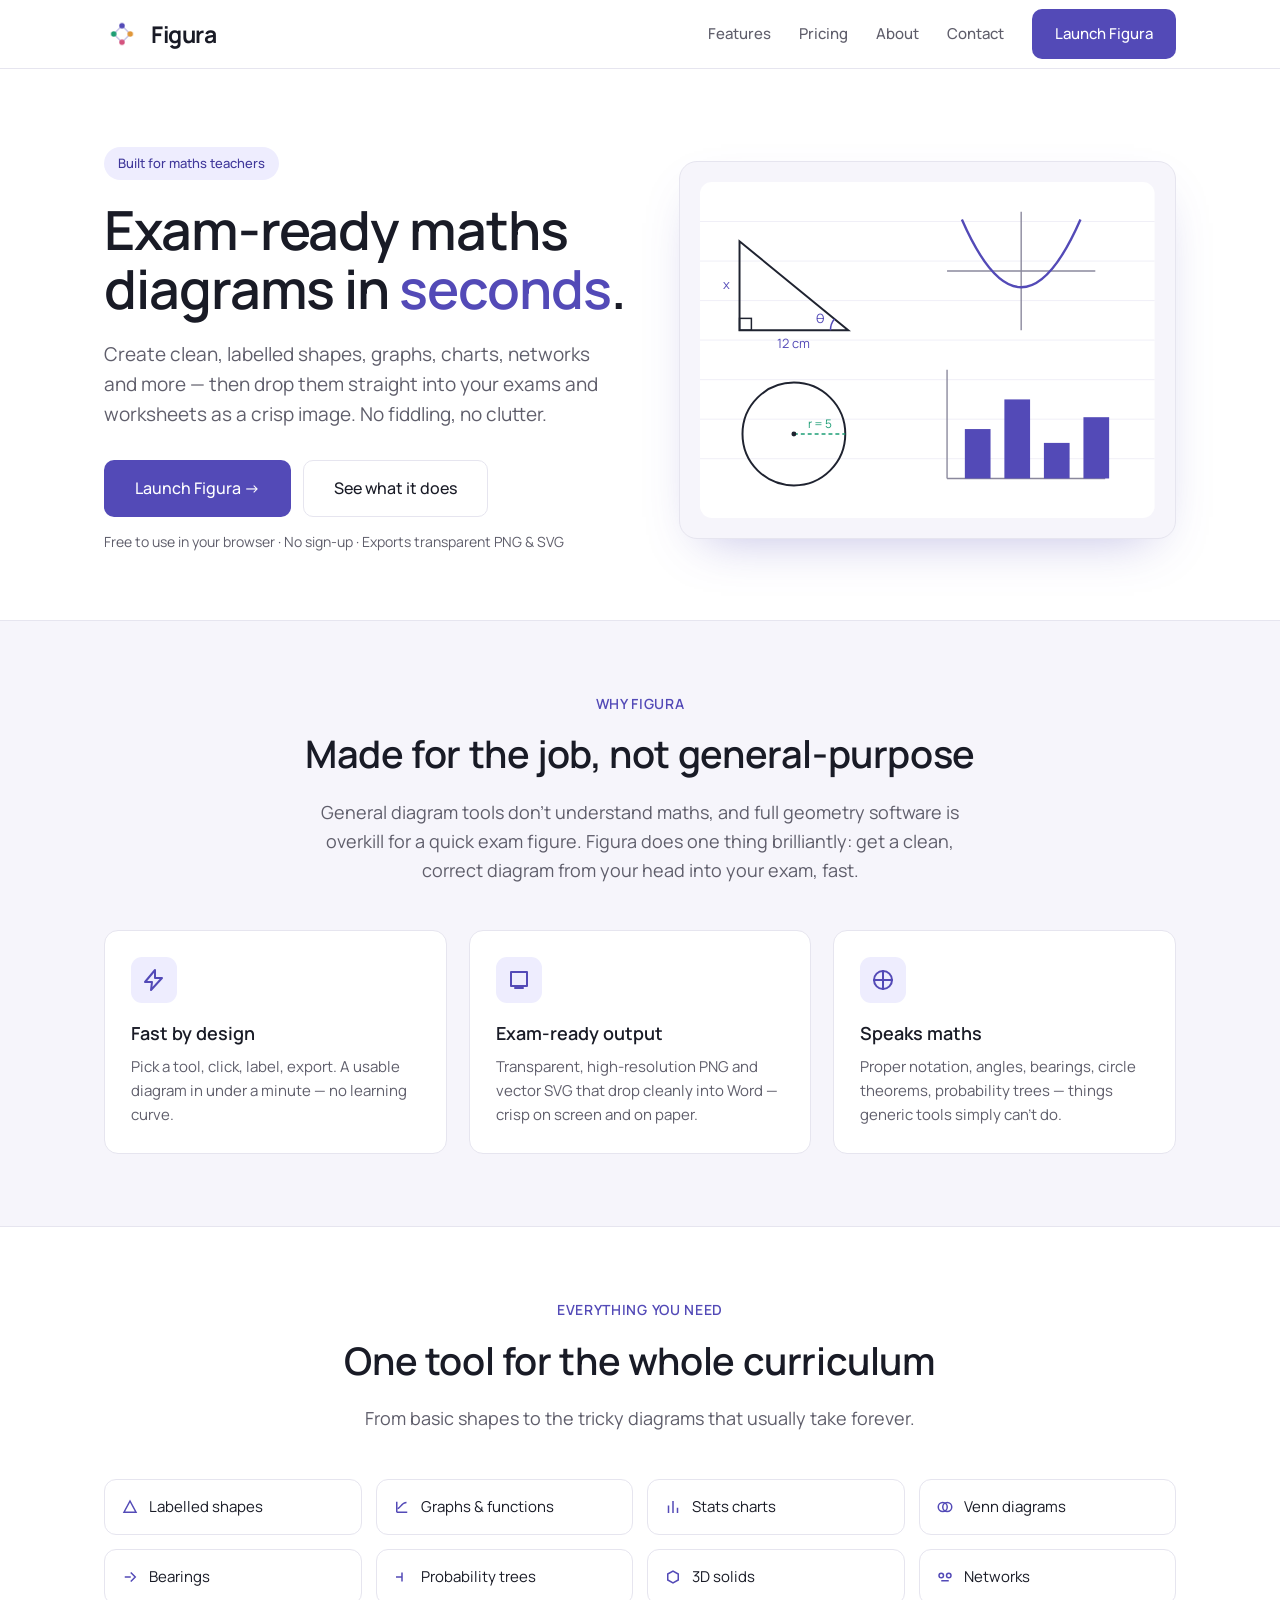
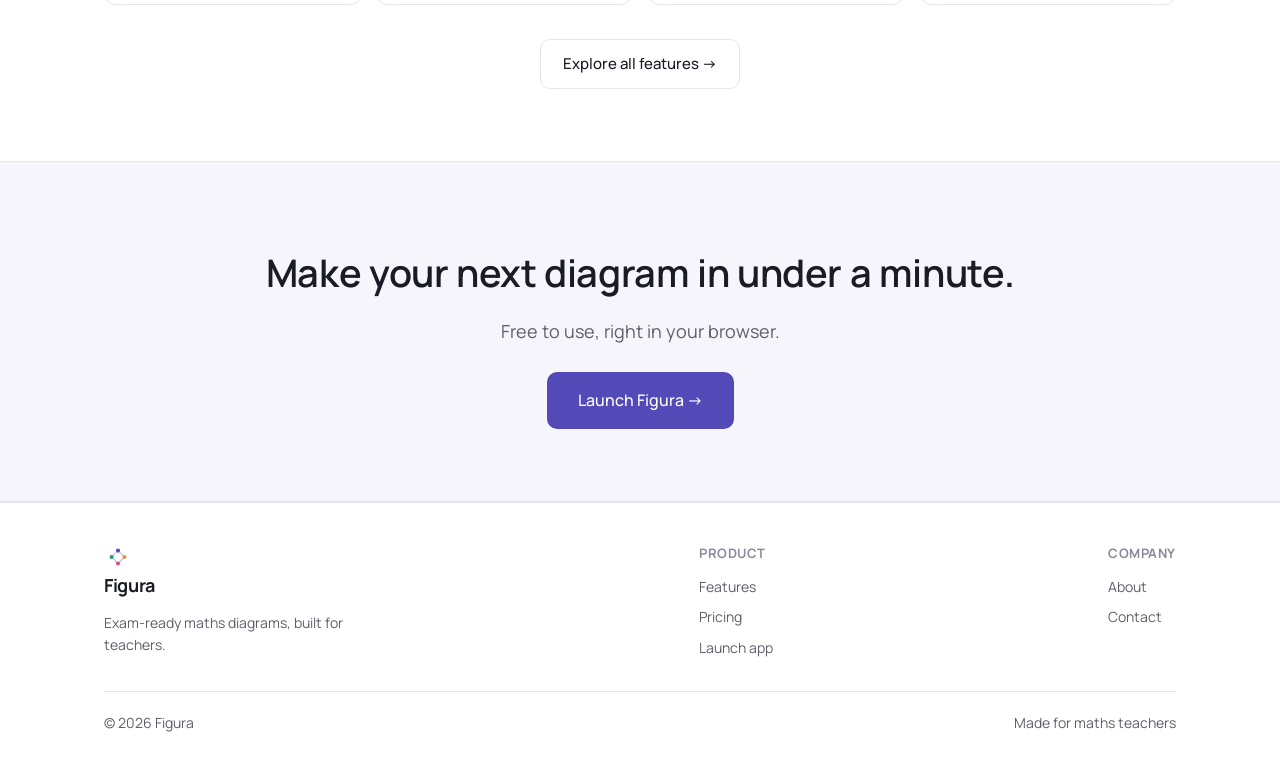
<file: index.html>
<!DOCTYPE html>
<html lang="en">
<head>
<meta charset="UTF-8" />
<meta name="viewport" content="width=device-width, initial-scale=1.0" />
<title>Figura — exam-ready maths diagrams in seconds</title>
<meta name="description" content="Figura is the diagram maker built for maths teachers. Create clean, labelled shapes, graphs, charts and more, and drop them straight into your exams and worksheets." />
<link rel="preconnect" href="https://fonts.googleapis.com"><link rel="preconnect" href="https://fonts.gstatic.com" crossorigin>
<link href="https://fonts.googleapis.com/css2?family=Manrope:wght@400;500;600;700&display=swap" rel="stylesheet">
<link rel="icon" href="favicon.svg" type="image/svg+xml">
<link rel="stylesheet" href="styles.css">
<style>
  .hero { padding: 78px 0 66px; }
  .hero-grid { display: grid; grid-template-columns: 1.05fr 1fr; gap: 54px; align-items: center; }
  @media (max-width: 900px) { .hero-grid { grid-template-columns: 1fr; gap: 38px; } }
  .pill { display: inline-block; background: var(--accent-soft); color: var(--accent-dark); font-size: 13px; font-weight: 500; padding: 6px 14px; border-radius: 999px; margin-bottom: 20px; }
  .hero p.sub { font-size: 19px; color: var(--muted); margin: 20px 0 30px; max-width: 520px; }
  .cta-row { display: flex; gap: 12px; flex-wrap: wrap; align-items: center; }
  .cta-note { font-size: 14px; color: var(--muted); margin-top: 14px; }
  .hero-card { background: var(--bg-soft); border: 1px solid var(--border); border-radius: 18px; padding: 20px; box-shadow: var(--shadow); }
  .feat-grid { display: grid; grid-template-columns: repeat(4, 1fr); gap: 14px; }
  @media (max-width: 860px) { .feat-grid { grid-template-columns: repeat(2, 1fr); } }
  .feat { background: #fff; border: 1px solid var(--border); border-radius: 12px; padding: 15px 16px; font-size: 15px; display: flex; align-items: center; gap: 10px; }
  .feat svg { flex: none; color: var(--accent); }
  .cta-band { text-align: center; } .cta-band p { color: var(--muted); font-size: 18px; margin-bottom: 26px; }
</style>
</head>
<body>

<header><div class="wrap"><nav>
  <a class="logo" href="index.html">
    <svg width="36" height="36" viewBox="0 0 48 48" aria-hidden="true"><g stroke="#cbc8ea" stroke-width="2.2" stroke-linecap="round"><line x1="13" y1="24" x2="24" y2="13"/><line x1="24" y1="13" x2="35" y2="24"/><line x1="35" y1="24" x2="24" y2="35"/><line x1="24" y1="35" x2="13" y2="24"/></g><circle cx="13" cy="24" r="3.7" fill="#1d9e75"/><circle cx="24" cy="13" r="3.7" fill="#534ab7"/><circle cx="35" cy="24" r="3.7" fill="#e0973a"/><circle cx="24" cy="35" r="3.7" fill="#d4537e"/></svg>
    <span class="brand">Figura</span>
  </a>
  <div class="links">
    <a class="nl" href="features.html">Features</a>
    <a class="nl" href="pricing.html">Pricing</a>
    <a class="nl" href="about.html">About</a>
    <a class="nl" href="contact.html">Contact</a>
    <a class="btn btn-primary" href="app.html" target="_blank" rel="noopener">Launch Figura</a>
  </div>
</nav></div></header>

<section class="hero"><div class="wrap hero-grid">
  <div>
    <span class="pill">Built for maths teachers</span>
    <h1>Exam-ready maths diagrams in <span class="hl">seconds</span>.</h1>
    <p class="sub">Create clean, labelled shapes, graphs, charts, networks and more — then drop them straight into your exams and worksheets as a crisp image. No fiddling, no clutter.</p>
    <div class="cta-row">
      <a class="btn btn-primary btn-lg" href="app.html" target="_blank" rel="noopener">Launch Figura →</a>
      <a class="btn btn-ghost btn-lg" href="features.html">See what it does</a>
    </div>
    <p class="cta-note">Free to use in your browser · No sign-up · Exports transparent PNG &amp; SVG</p>
  </div>
  <div class="hero-card">
    <svg width="100%" viewBox="0 0 460 340" xmlns="http://www.w3.org/2000/svg" aria-label="Example maths diagrams made in Figura">
      <rect width="460" height="340" rx="12" fill="#fff"/>
      <g stroke="#f0eff7" stroke-width="1"><path d="M0 40H460M0 80H460M0 120H460M0 160H460M0 200H460M0 240H460M0 280H460"/></g>
      <polygon points="40,150 40,60 150,150" fill="none" stroke="#1f2330" stroke-width="2"/>
      <rect x="40" y="138" width="12" height="12" fill="none" stroke="#1f2330" stroke-width="1.5"/>
      <text x="30" y="108" font-size="13" fill="#534ab7" text-anchor="end" font-family="Manrope,sans-serif">x</text>
      <text x="95" y="168" font-size="13" fill="#534ab7" text-anchor="middle" font-family="Manrope,sans-serif">12 cm</text>
      <path d="M132 150 A18 18 0 0 1 136 138.6" fill="none" stroke="#534ab7" stroke-width="1.5"/>
      <text x="121" y="143" font-size="13" fill="#534ab7" text-anchor="middle" font-family="Manrope,sans-serif">θ</text>
      <g transform="translate(250,30)"><line x1="0" y1="60" x2="150" y2="60" stroke="#8a889c" stroke-width="1.4"/><line x1="75" y1="0" x2="75" y2="120" stroke="#8a889c" stroke-width="1.4"/><path d="M15 8 Q75 145 135 8" fill="none" stroke="#534ab7" stroke-width="2.4"/></g>
      <g transform="translate(95,255)"><circle cx="0" cy="0" r="52" fill="none" stroke="#1f2330" stroke-width="2"/><line x1="0" y1="0" x2="52" y2="0" stroke="#1d9e75" stroke-width="1.6" stroke-dasharray="4 3"/><circle cx="0" cy="0" r="2.5" fill="#1f2330"/><text x="26" y="-6" font-size="12" fill="#1d9e75" text-anchor="middle" font-family="Manrope,sans-serif">r = 5</text></g>
      <g transform="translate(250,190)"><line x1="0" y1="0" x2="0" y2="110" stroke="#8a889c" stroke-width="1.4"/><line x1="0" y1="110" x2="160" y2="110" stroke="#8a889c" stroke-width="1.4"/><rect x="18" y="60" width="26" height="50" fill="#534ab7"/><rect x="58" y="30" width="26" height="80" fill="#534ab7"/><rect x="98" y="74" width="26" height="36" fill="#534ab7"/><rect x="138" y="48" width="26" height="62" fill="#534ab7"/></g>
    </svg>
  </div>
</div></section>

<section class="section-soft"><div class="wrap">
  <p class="eyebrow">Why Figura</p>
  <h2>Made for the job, not general-purpose</h2>
  <p class="lead">General diagram tools don't understand maths, and full geometry software is overkill for a quick exam figure. Figura does one thing brilliantly: get a clean, correct diagram from your head into your exam, fast.</p>
  <div class="cards">
    <div class="card"><div class="ic"><svg width="24" height="24" viewBox="0 0 24 24" fill="none" stroke="#534ab7" stroke-width="2" stroke-linecap="round" stroke-linejoin="round"><path d="M13 2 3 14h7l-1 8 11-12h-7z"/></svg></div><h3>Fast by design</h3><p>Pick a tool, click, label, export. A usable diagram in under a minute — no learning curve.</p></div>
    <div class="card"><div class="ic"><svg width="24" height="24" viewBox="0 0 24 24" fill="none" stroke="#534ab7" stroke-width="2" stroke-linecap="round" stroke-linejoin="round"><path d="M4 4h16v14H4z"/><path d="M8 20h8"/></svg></div><h3>Exam-ready output</h3><p>Transparent, high-resolution PNG and vector SVG that drop cleanly into Word — crisp on screen and on paper.</p></div>
    <div class="card"><div class="ic"><svg width="24" height="24" viewBox="0 0 24 24" fill="none" stroke="#534ab7" stroke-width="2" stroke-linecap="round" stroke-linejoin="round"><circle cx="12" cy="12" r="9"/><path d="M12 3v18M3 12h18"/></svg></div><h3>Speaks maths</h3><p>Proper notation, angles, bearings, circle theorems, probability trees — things generic tools simply can't do.</p></div>
  </div>
</div></section>

<section><div class="wrap">
  <p class="eyebrow">Everything you need</p>
  <h2>One tool for the whole curriculum</h2>
  <p class="lead">From basic shapes to the tricky diagrams that usually take forever.</p>
  <div class="feat-grid">
    <div class="feat"><svg width="18" height="18" viewBox="0 0 24 24" fill="none" stroke="currentColor" stroke-width="2"><path d="M12 4 20 19 4 19Z"/></svg>Labelled shapes</div>
    <div class="feat"><svg width="18" height="18" viewBox="0 0 24 24" fill="none" stroke="currentColor" stroke-width="2"><path d="M5 19V5M5 19h14"/><path d="M6 14C10 14 11 6 18 6"/></svg>Graphs &amp; functions</div>
    <div class="feat"><svg width="18" height="18" viewBox="0 0 24 24" fill="none" stroke="currentColor" stroke-width="2"><path d="M6 20V10M12 20V4M18 20v-7"/></svg>Stats charts</div>
    <div class="feat"><svg width="18" height="18" viewBox="0 0 24 24" fill="none" stroke="currentColor" stroke-width="2"><circle cx="9" cy="12" r="6"/><circle cx="15" cy="12" r="6"/></svg>Venn diagrams</div>
    <div class="feat"><svg width="18" height="18" viewBox="0 0 24 24" fill="none" stroke="currentColor" stroke-width="2"><path d="M5 12h8M13 6l6 6-6 6"/></svg>Bearings</div>
    <div class="feat"><svg width="18" height="18" viewBox="0 0 24 24" fill="none" stroke="currentColor" stroke-width="2"><path d="M4 12h8M12 6v12"/></svg>Probability trees</div>
    <div class="feat"><svg width="18" height="18" viewBox="0 0 24 24" fill="none" stroke="currentColor" stroke-width="2"><path d="M5 8 12 4 19 8 19 16 12 20 5 16Z"/></svg>3D solids</div>
    <div class="feat"><svg width="18" height="18" viewBox="0 0 24 24" fill="none" stroke="currentColor" stroke-width="2"><circle cx="7" cy="10" r="3"/><circle cx="17" cy="10" r="3"/><path d="M7 17h10"/></svg>Networks</div>
  </div>
  <div style="text-align:center;margin-top:34px"><a class="btn btn-ghost" href="features.html">Explore all features →</a></div>
</div></section>

<section class="section-soft cta-band"><div class="wrap">
  <h2>Make your next diagram in under a minute.</h2>
  <p>Free to use, right in your browser.</p>
  <a class="btn btn-primary btn-lg" href="app.html" target="_blank" rel="noopener">Launch Figura →</a>
</div></section>

<footer><div class="wrap">
  <div class="cols">
    <div class="fcol" style="max-width:260px"><a class="logo" href="index.html"><svg width="28" height="28" viewBox="0 0 48 48" aria-hidden="true"><g stroke="#cbc8ea" stroke-width="2.4" stroke-linecap="round"><line x1="13" y1="24" x2="24" y2="13"/><line x1="24" y1="13" x2="35" y2="24"/><line x1="35" y1="24" x2="24" y2="35"/><line x1="24" y1="35" x2="13" y2="24"/></g><circle cx="13" cy="24" r="3.5" fill="#1d9e75"/><circle cx="24" cy="13" r="3.5" fill="#534ab7"/><circle cx="35" cy="24" r="3.5" fill="#e0973a"/><circle cx="24" cy="35" r="3.5" fill="#d4537e"/></svg><span class="brand" style="font-size:18px">Figura</span></a><p style="margin-top:12px;font-size:14px">Exam-ready maths diagrams, built for teachers.</p></div>
    <div class="fcol"><h4>Product</h4><a href="features.html">Features</a><a href="pricing.html">Pricing</a><a href="app.html" target="_blank" rel="noopener">Launch app</a></div>
    <div class="fcol"><h4>Company</h4><a href="about.html">About</a><a href="contact.html">Contact</a></div>
  </div>
  <div class="base"><span>© <span class="yr"></span> Figura</span><span>Made for maths teachers</span></div>
</div><script>document.querySelectorAll(".yr").forEach(e=>e.textContent=new Date().getFullYear());</script></footer>
</body>
</html>
</file>
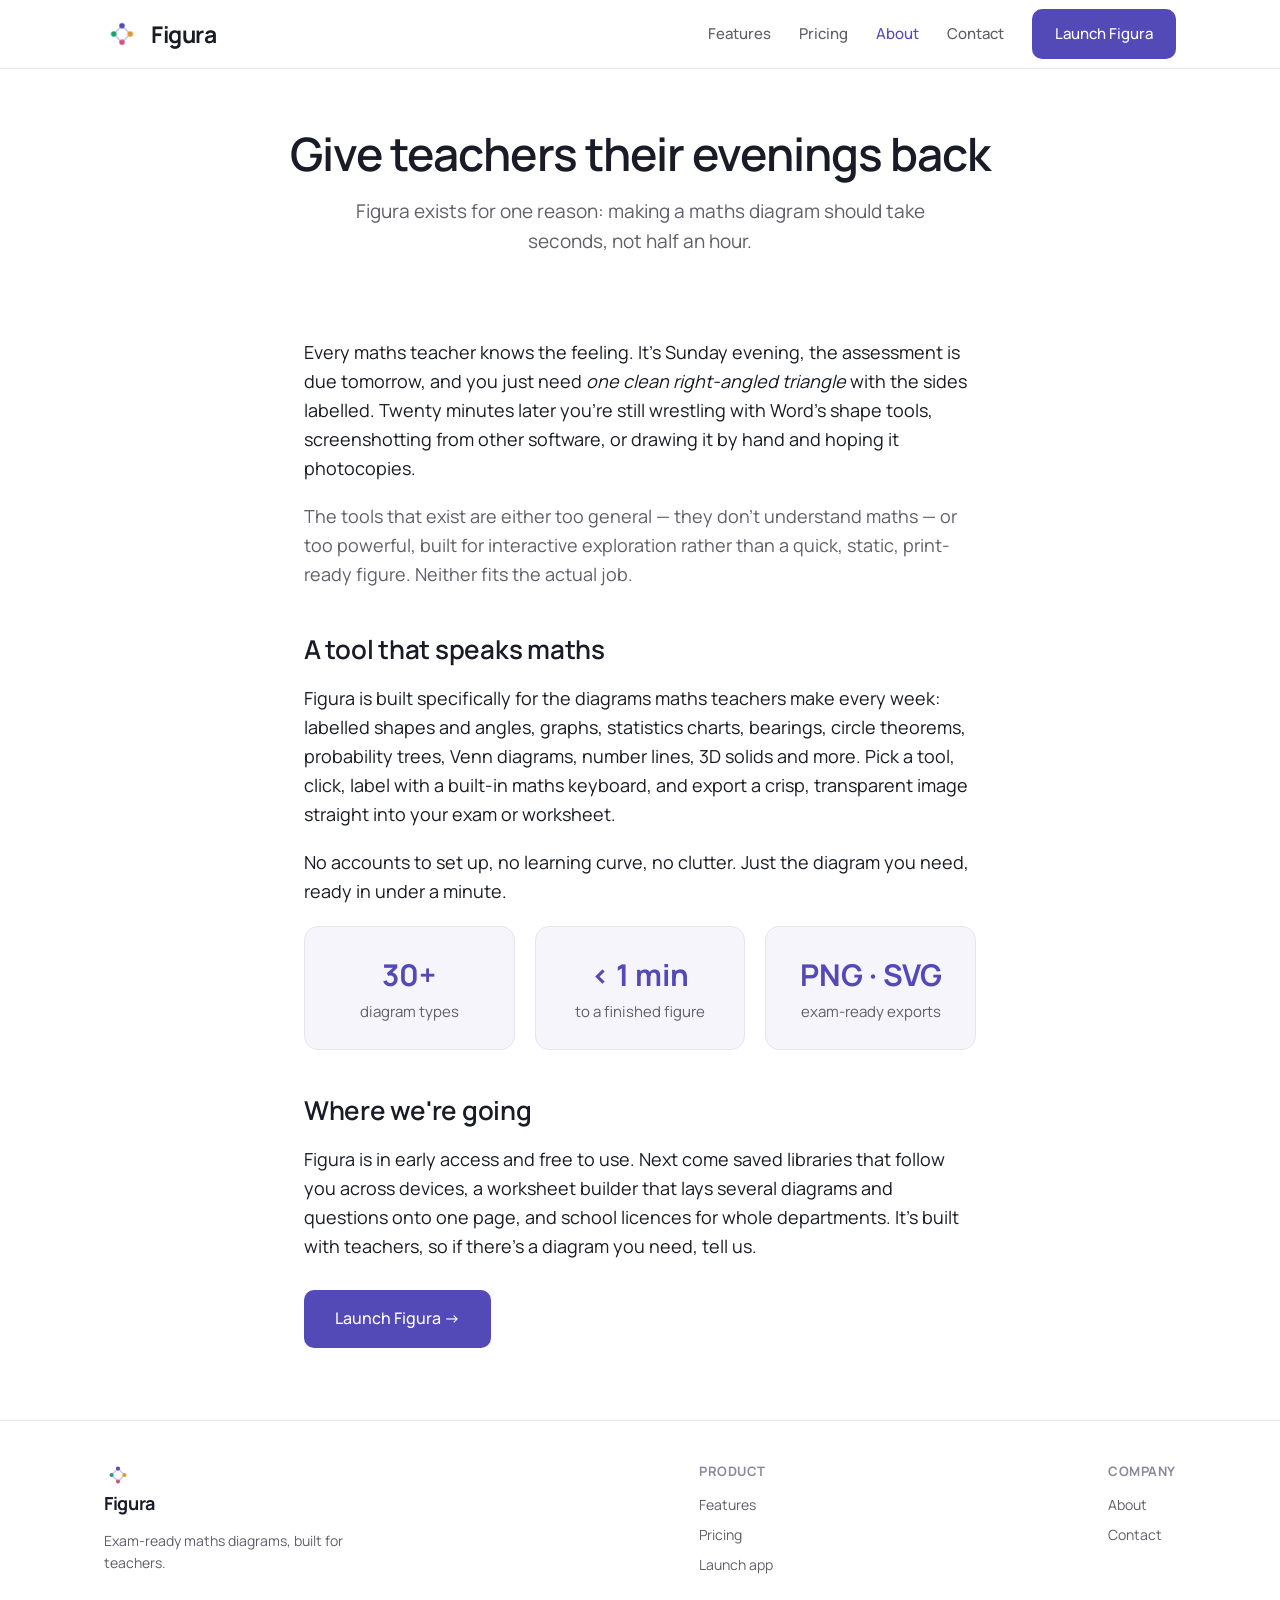
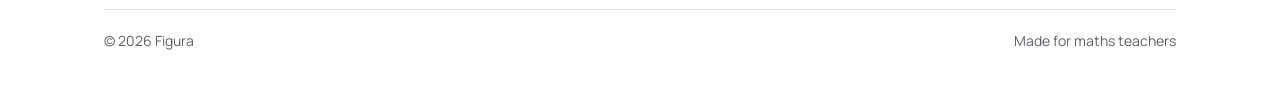
<file: about.html>
<!DOCTYPE html>
<html lang="en">
<head>
<meta charset="UTF-8" /><meta name="viewport" content="width=device-width, initial-scale=1.0" />
<title>About — Figura</title>
<meta name="description" content="Figura is built to give maths teachers back their evenings — clean, exam-ready diagrams without the fight." />
<link rel="preconnect" href="https://fonts.googleapis.com"><link rel="preconnect" href="https://fonts.gstatic.com" crossorigin>
<link href="https://fonts.googleapis.com/css2?family=Manrope:wght@400;500;600;700&display=swap" rel="stylesheet">
<link rel="icon" href="favicon.svg" type="image/svg+xml">
<link rel="stylesheet" href="styles.css">
<style>
  .prose { max-width: 720px; margin: 0 auto; }
  .prose p { font-size: 18px; color: var(--ink); margin-bottom: 20px; }
  .prose p.muted { color: var(--muted); }
  .prose h2 { text-align: left; font-size: 26px; margin: 40px 0 14px; }
  .stats { display: grid; grid-template-columns: repeat(3, 1fr); gap: 20px; margin: 10px 0; }
  @media (max-width:700px){ .stats { grid-template-columns: 1fr; } }
  .stat { background: var(--bg-soft); border: 1px solid var(--border); border-radius: 14px; padding: 24px; text-align: center; }
  .stat b { display: block; font-size: 30px; font-weight: 700; color: var(--accent); }
  .stat span { color: var(--muted); font-size: 15px; }
</style>
</head>
<body>
<header><div class="wrap"><nav>
  <a class="logo" href="index.html"><svg width="36" height="36" viewBox="0 0 48 48" aria-hidden="true"><g stroke="#cbc8ea" stroke-width="2.2" stroke-linecap="round"><line x1="13" y1="24" x2="24" y2="13"/><line x1="24" y1="13" x2="35" y2="24"/><line x1="35" y1="24" x2="24" y2="35"/><line x1="24" y1="35" x2="13" y2="24"/></g><circle cx="13" cy="24" r="3.7" fill="#1d9e75"/><circle cx="24" cy="13" r="3.7" fill="#534ab7"/><circle cx="35" cy="24" r="3.7" fill="#e0973a"/><circle cx="24" cy="35" r="3.7" fill="#d4537e"/></svg><span class="brand">Figura</span></a>
  <div class="links">
    <a class="nl" href="features.html">Features</a>
    <a class="nl" href="pricing.html">Pricing</a>
    <a class="nl active" href="about.html">About</a>
    <a class="nl" href="contact.html">Contact</a>
    <a class="btn btn-primary" href="app.html" target="_blank" rel="noopener">Launch Figura</a>
  </div>
</nav></div></header>

<div class="page-head"><div class="wrap narrow"><h1>Give teachers their evenings back</h1><p>Figura exists for one reason: making a maths diagram should take seconds, not half an hour.</p></div></div>

<section><div class="wrap prose">
  <p>Every maths teacher knows the feeling. It's Sunday evening, the assessment is due tomorrow, and you just need <em>one clean right-angled triangle</em> with the sides labelled. Twenty minutes later you're still wrestling with Word's shape tools, screenshotting from other software, or drawing it by hand and hoping it photocopies.</p>
  <p class="muted">The tools that exist are either too general — they don't understand maths — or too powerful, built for interactive exploration rather than a quick, static, print-ready figure. Neither fits the actual job.</p>
  <h2>A tool that speaks maths</h2>
  <p>Figura is built specifically for the diagrams maths teachers make every week: labelled shapes and angles, graphs, statistics charts, bearings, circle theorems, probability trees, Venn diagrams, number lines, 3D solids and more. Pick a tool, click, label with a built-in maths keyboard, and export a crisp, transparent image straight into your exam or worksheet.</p>
  <p>No accounts to set up, no learning curve, no clutter. Just the diagram you need, ready in under a minute.</p>
  <div class="stats">
    <div class="stat"><b>30+</b><span>diagram types</span></div>
    <div class="stat"><b>&lt; 1 min</b><span>to a finished figure</span></div>
    <div class="stat"><b>PNG · SVG</b><span>exam-ready exports</span></div>
  </div>
  <h2>Where we're going</h2>
  <p>Figura is in early access and free to use. Next come saved libraries that follow you across devices, a worksheet builder that lays several diagrams and questions onto one page, and school licences for whole departments. It's built with teachers, so if there's a diagram you need, tell us.</p>
  <div style="margin-top:30px"><a class="btn btn-primary btn-lg" href="app.html" target="_blank" rel="noopener">Launch Figura →</a></div>
</div></section>

<footer><div class="wrap">
  <div class="cols">
    <div class="fcol" style="max-width:260px"><a class="logo" href="index.html"><svg width="28" height="28" viewBox="0 0 48 48" aria-hidden="true"><g stroke="#cbc8ea" stroke-width="2.4" stroke-linecap="round"><line x1="13" y1="24" x2="24" y2="13"/><line x1="24" y1="13" x2="35" y2="24"/><line x1="35" y1="24" x2="24" y2="35"/><line x1="24" y1="35" x2="13" y2="24"/></g><circle cx="13" cy="24" r="3.5" fill="#1d9e75"/><circle cx="24" cy="13" r="3.5" fill="#534ab7"/><circle cx="35" cy="24" r="3.5" fill="#e0973a"/><circle cx="24" cy="35" r="3.5" fill="#d4537e"/></svg><span class="brand" style="font-size:18px">Figura</span></a><p style="margin-top:12px;font-size:14px">Exam-ready maths diagrams, built for teachers.</p></div>
    <div class="fcol"><h4>Product</h4><a href="features.html">Features</a><a href="pricing.html">Pricing</a><a href="app.html" target="_blank" rel="noopener">Launch app</a></div>
    <div class="fcol"><h4>Company</h4><a href="about.html">About</a><a href="contact.html">Contact</a></div>
  </div>
  <div class="base"><span>© <span class="yr"></span> Figura</span><span>Made for maths teachers</span></div>
</div><script>document.querySelectorAll(".yr").forEach(e=>e.textContent=new Date().getFullYear());</script></footer>
</body>
</html>
</file>
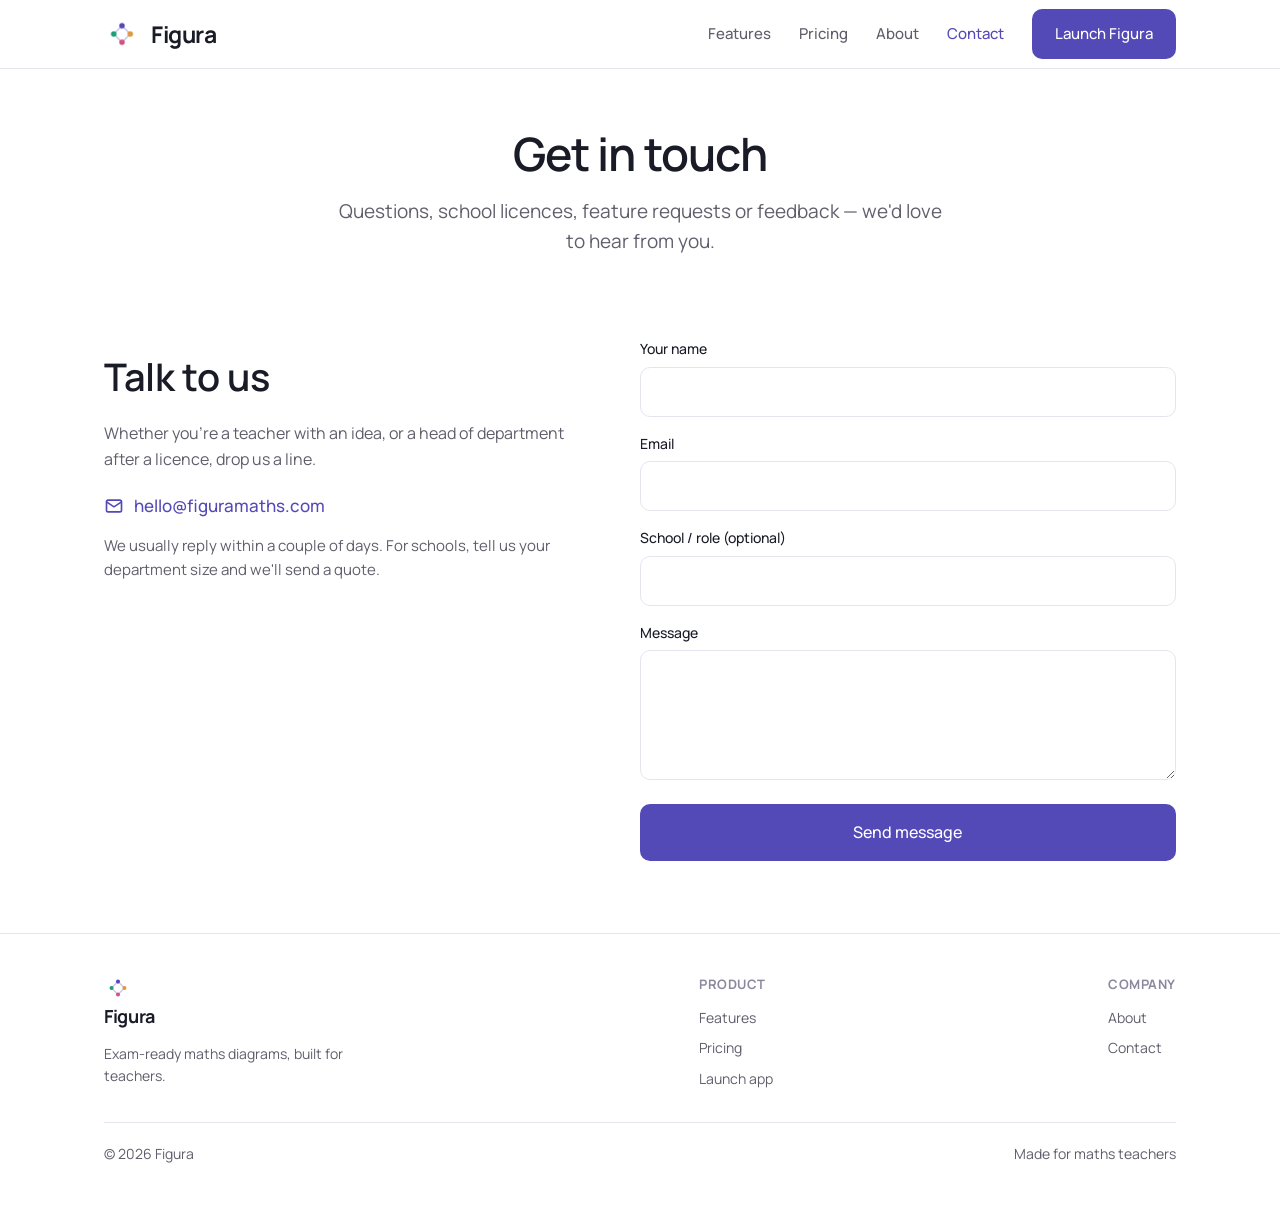
<file: contact.html>
<!DOCTYPE html>
<html lang="en">
<head>
<meta charset="UTF-8" /><meta name="viewport" content="width=device-width, initial-scale=1.0" />
<title>Contact — Figura</title>
<meta name="description" content="Get in touch with Figura — questions, school licences, feature requests and feedback." />
<link rel="preconnect" href="https://fonts.googleapis.com"><link rel="preconnect" href="https://fonts.gstatic.com" crossorigin>
<link href="https://fonts.googleapis.com/css2?family=Manrope:wght@400;500;600;700&display=swap" rel="stylesheet">
<link rel="icon" href="favicon.svg" type="image/svg+xml">
<link rel="stylesheet" href="styles.css">
<style>
  .contact-grid { display: grid; grid-template-columns: 1fr 1.1fr; gap: 48px; align-items: start; }
  @media (max-width: 820px){ .contact-grid { grid-template-columns: 1fr; gap: 30px; } }
  .contact-grid h2 { text-align: left; }
  .reach { margin-top: 8px; }
  .reach a { display: inline-flex; align-items: center; gap: 10px; font-size: 17px; font-weight: 500; color: var(--accent); margin-bottom: 14px; }
  .field { margin-bottom: 16px; }
  .field label { display: block; font-size: 14px; font-weight: 500; margin-bottom: 6px; }
  .field input, .field textarea { width: 100%; padding: 12px 14px; border: 1px solid var(--border); border-radius: 10px; font: inherit; font-size: 15px; }
  .field input:focus, .field textarea:focus { outline: none; border-color: var(--accent); box-shadow: 0 0 0 3px var(--accent-soft); }
  .field textarea { min-height: 130px; resize: vertical; }
</style>
</head>
<body>
<header><div class="wrap"><nav>
  <a class="logo" href="index.html"><svg width="36" height="36" viewBox="0 0 48 48" aria-hidden="true"><g stroke="#cbc8ea" stroke-width="2.2" stroke-linecap="round"><line x1="13" y1="24" x2="24" y2="13"/><line x1="24" y1="13" x2="35" y2="24"/><line x1="35" y1="24" x2="24" y2="35"/><line x1="24" y1="35" x2="13" y2="24"/></g><circle cx="13" cy="24" r="3.7" fill="#1d9e75"/><circle cx="24" cy="13" r="3.7" fill="#534ab7"/><circle cx="35" cy="24" r="3.7" fill="#e0973a"/><circle cx="24" cy="35" r="3.7" fill="#d4537e"/></svg><span class="brand">Figura</span></a>
  <div class="links">
    <a class="nl" href="features.html">Features</a>
    <a class="nl" href="pricing.html">Pricing</a>
    <a class="nl" href="about.html">About</a>
    <a class="nl active" href="contact.html">Contact</a>
    <a class="btn btn-primary" href="app.html" target="_blank" rel="noopener">Launch Figura</a>
  </div>
</nav></div></header>

<div class="page-head"><div class="wrap narrow"><h1>Get in touch</h1><p>Questions, school licences, feature requests or feedback — we'd love to hear from you.</p></div></div>

<section><div class="wrap contact-grid">
  <div>
    <h2>Talk to us</h2>
    <p style="color:var(--muted);margin:10px 0 20px">Whether you're a teacher with an idea, or a head of department after a licence, drop us a line.</p>
    <div class="reach">
      <a href="mailto:hello@figuramaths.com"><svg width="20" height="20" viewBox="0 0 24 24" fill="none" stroke="currentColor" stroke-width="2"><rect x="3" y="5" width="18" height="14" rx="2"/><path d="m3 7 9 6 9-6"/></svg>hello@figuramaths.com</a>
    </div>
    <p style="color:var(--muted);font-size:15px">We usually reply within a couple of days. For schools, tell us your department size and we'll send a quote.</p>
  </div>
  <div>
    <form action="https://formsubmit.co/hello@figuramaths.com" method="POST">
      <input type="hidden" name="_subject" value="New Figura enquiry">
      <input type="hidden" name="_template" value="table">
      <input type="hidden" name="_captcha" value="true">
      <input type="hidden" name="_next" value="https://figuramaths.com/thanks.html">
      <input type="text" name="_honey" style="display:none">
      <div class="field"><label for="name">Your name</label><input id="name" name="name" type="text" required></div>
      <div class="field"><label for="email">Email</label><input id="email" name="email" type="email" required></div>
      <div class="field"><label for="school">School / role (optional)</label><input id="school" name="school" type="text"></div>
      <div class="field"><label for="msg">Message</label><textarea id="msg" name="message" required></textarea></div>
      <button class="btn btn-primary btn-lg" type="submit" style="width:100%;justify-content:center">Send message</button>
    </form>
  </div>
</div></section>

<footer><div class="wrap">
  <div class="cols">
    <div class="fcol" style="max-width:260px"><a class="logo" href="index.html"><svg width="28" height="28" viewBox="0 0 48 48" aria-hidden="true"><g stroke="#cbc8ea" stroke-width="2.4" stroke-linecap="round"><line x1="13" y1="24" x2="24" y2="13"/><line x1="24" y1="13" x2="35" y2="24"/><line x1="35" y1="24" x2="24" y2="35"/><line x1="24" y1="35" x2="13" y2="24"/></g><circle cx="13" cy="24" r="3.5" fill="#1d9e75"/><circle cx="24" cy="13" r="3.5" fill="#534ab7"/><circle cx="35" cy="24" r="3.5" fill="#e0973a"/><circle cx="24" cy="35" r="3.5" fill="#d4537e"/></svg><span class="brand" style="font-size:18px">Figura</span></a><p style="margin-top:12px;font-size:14px">Exam-ready maths diagrams, built for teachers.</p></div>
    <div class="fcol"><h4>Product</h4><a href="features.html">Features</a><a href="pricing.html">Pricing</a><a href="app.html" target="_blank" rel="noopener">Launch app</a></div>
    <div class="fcol"><h4>Company</h4><a href="about.html">About</a><a href="contact.html">Contact</a></div>
  </div>
  <div class="base"><span>© <span class="yr"></span> Figura</span><span>Made for maths teachers</span></div>
</div><script>document.querySelectorAll(".yr").forEach(e=>e.textContent=new Date().getFullYear());</script></footer>
</body>
</html>
</file>
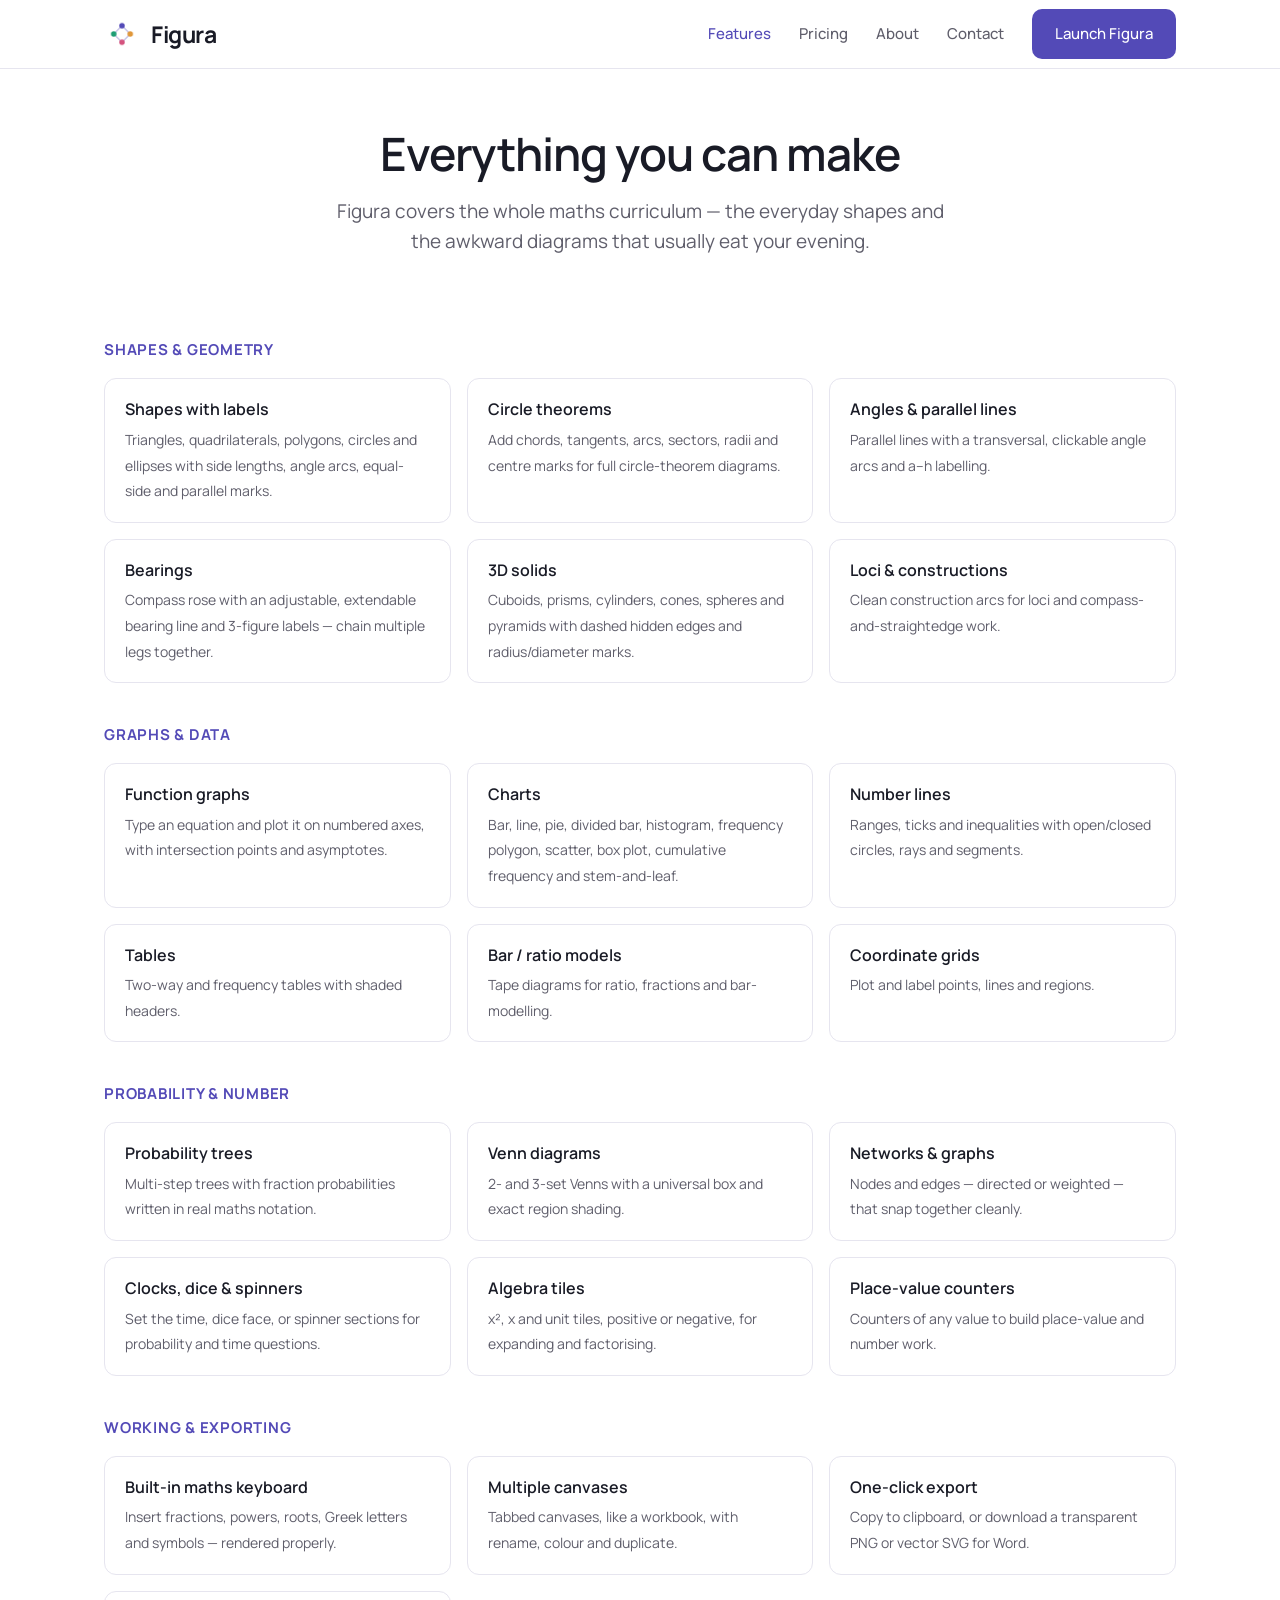
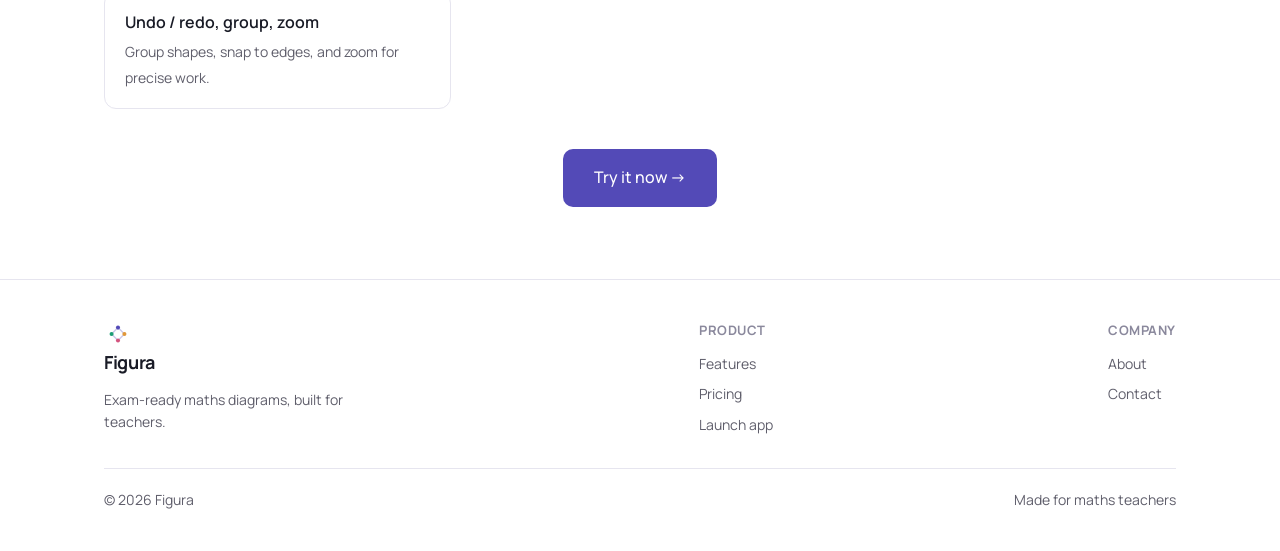
<file: features.html>
<!DOCTYPE html>
<html lang="en">
<head>
<meta charset="UTF-8" /><meta name="viewport" content="width=device-width, initial-scale=1.0" />
<title>Features — Figura</title>
<meta name="description" content="Every diagram type Figura can create: shapes, graphs, charts, networks, probability trees, Venn diagrams, 3D solids, bearings, and more." />
<link rel="preconnect" href="https://fonts.googleapis.com"><link rel="preconnect" href="https://fonts.gstatic.com" crossorigin>
<link href="https://fonts.googleapis.com/css2?family=Manrope:wght@400;500;600;700&display=swap" rel="stylesheet">
<link rel="icon" href="favicon.svg" type="image/svg+xml">
<link rel="stylesheet" href="styles.css">
<style>
  .grp { margin-bottom: 40px; }
  .grp h3 { font-size: 15px; text-transform: uppercase; letter-spacing: .05em; color: var(--accent); margin-bottom: 16px; }
  .grid { display: grid; grid-template-columns: repeat(3, 1fr); gap: 16px; }
  @media (max-width: 820px){ .grid { grid-template-columns: 1fr; } }
  .item { background: #fff; border: 1px solid var(--border); border-radius: 12px; padding: 18px 20px; }
  .item b { display: block; font-weight: 600; margin-bottom: 4px; }
  .item span { color: var(--muted); font-size: 14px; }
</style>
</head>
<body>
<header><div class="wrap"><nav>
  <a class="logo" href="index.html"><svg width="36" height="36" viewBox="0 0 48 48" aria-hidden="true"><g stroke="#cbc8ea" stroke-width="2.2" stroke-linecap="round"><line x1="13" y1="24" x2="24" y2="13"/><line x1="24" y1="13" x2="35" y2="24"/><line x1="35" y1="24" x2="24" y2="35"/><line x1="24" y1="35" x2="13" y2="24"/></g><circle cx="13" cy="24" r="3.7" fill="#1d9e75"/><circle cx="24" cy="13" r="3.7" fill="#534ab7"/><circle cx="35" cy="24" r="3.7" fill="#e0973a"/><circle cx="24" cy="35" r="3.7" fill="#d4537e"/></svg><span class="brand">Figura</span></a>
  <div class="links">
    <a class="nl active" href="features.html">Features</a>
    <a class="nl" href="pricing.html">Pricing</a>
    <a class="nl" href="about.html">About</a>
    <a class="nl" href="contact.html">Contact</a>
    <a class="btn btn-primary" href="app.html" target="_blank" rel="noopener">Launch Figura</a>
  </div>
</nav></div></header>

<div class="page-head"><div class="wrap narrow"><h1>Everything you can make</h1><p>Figura covers the whole maths curriculum — the everyday shapes and the awkward diagrams that usually eat your evening.</p></div></div>

<section><div class="wrap">
  <div class="grp"><h3>Shapes &amp; geometry</h3><div class="grid">
    <div class="item"><b>Shapes with labels</b><span>Triangles, quadrilaterals, polygons, circles and ellipses with side lengths, angle arcs, equal-side and parallel marks.</span></div>
    <div class="item"><b>Circle theorems</b><span>Add chords, tangents, arcs, sectors, radii and centre marks for full circle-theorem diagrams.</span></div>
    <div class="item"><b>Angles &amp; parallel lines</b><span>Parallel lines with a transversal, clickable angle arcs and a–h labelling.</span></div>
    <div class="item"><b>Bearings</b><span>Compass rose with an adjustable, extendable bearing line and 3-figure labels — chain multiple legs together.</span></div>
    <div class="item"><b>3D solids</b><span>Cuboids, prisms, cylinders, cones, spheres and pyramids with dashed hidden edges and radius/diameter marks.</span></div>
    <div class="item"><b>Loci &amp; constructions</b><span>Clean construction arcs for loci and compass-and-straightedge work.</span></div>
  </div></div>

  <div class="grp"><h3>Graphs &amp; data</h3><div class="grid">
    <div class="item"><b>Function graphs</b><span>Type an equation and plot it on numbered axes, with intersection points and asymptotes.</span></div>
    <div class="item"><b>Charts</b><span>Bar, line, pie, divided bar, histogram, frequency polygon, scatter, box plot, cumulative frequency and stem-and-leaf.</span></div>
    <div class="item"><b>Number lines</b><span>Ranges, ticks and inequalities with open/closed circles, rays and segments.</span></div>
    <div class="item"><b>Tables</b><span>Two-way and frequency tables with shaded headers.</span></div>
    <div class="item"><b>Bar / ratio models</b><span>Tape diagrams for ratio, fractions and bar-modelling.</span></div>
    <div class="item"><b>Coordinate grids</b><span>Plot and label points, lines and regions.</span></div>
  </div></div>

  <div class="grp"><h3>Probability &amp; number</h3><div class="grid">
    <div class="item"><b>Probability trees</b><span>Multi-step trees with fraction probabilities written in real maths notation.</span></div>
    <div class="item"><b>Venn diagrams</b><span>2- and 3-set Venns with a universal box and exact region shading.</span></div>
    <div class="item"><b>Networks &amp; graphs</b><span>Nodes and edges — directed or weighted — that snap together cleanly.</span></div>
    <div class="item"><b>Clocks, dice &amp; spinners</b><span>Set the time, dice face, or spinner sections for probability and time questions.</span></div>
    <div class="item"><b>Algebra tiles</b><span>x², x and unit tiles, positive or negative, for expanding and factorising.</span></div>
    <div class="item"><b>Place-value counters</b><span>Counters of any value to build place-value and number work.</span></div>
  </div></div>

  <div class="grp"><h3>Working &amp; exporting</h3><div class="grid">
    <div class="item"><b>Built-in maths keyboard</b><span>Insert fractions, powers, roots, Greek letters and symbols — rendered properly.</span></div>
    <div class="item"><b>Multiple canvases</b><span>Tabbed canvases, like a workbook, with rename, colour and duplicate.</span></div>
    <div class="item"><b>One-click export</b><span>Copy to clipboard, or download a transparent PNG or vector SVG for Word.</span></div>
    <div class="item"><b>Undo / redo, group, zoom</b><span>Group shapes, snap to edges, and zoom for precise work.</span></div>
  </div></div>

  <div style="text-align:center"><a class="btn btn-primary btn-lg" href="app.html" target="_blank" rel="noopener">Try it now →</a></div>
</div></section>

<footer><div class="wrap">
  <div class="cols">
    <div class="fcol" style="max-width:260px"><a class="logo" href="index.html"><svg width="28" height="28" viewBox="0 0 48 48" aria-hidden="true"><g stroke="#cbc8ea" stroke-width="2.4" stroke-linecap="round"><line x1="13" y1="24" x2="24" y2="13"/><line x1="24" y1="13" x2="35" y2="24"/><line x1="35" y1="24" x2="24" y2="35"/><line x1="24" y1="35" x2="13" y2="24"/></g><circle cx="13" cy="24" r="3.5" fill="#1d9e75"/><circle cx="24" cy="13" r="3.5" fill="#534ab7"/><circle cx="35" cy="24" r="3.5" fill="#e0973a"/><circle cx="24" cy="35" r="3.5" fill="#d4537e"/></svg><span class="brand" style="font-size:18px">Figura</span></a><p style="margin-top:12px;font-size:14px">Exam-ready maths diagrams, built for teachers.</p></div>
    <div class="fcol"><h4>Product</h4><a href="features.html">Features</a><a href="pricing.html">Pricing</a><a href="app.html" target="_blank" rel="noopener">Launch app</a></div>
    <div class="fcol"><h4>Company</h4><a href="about.html">About</a><a href="contact.html">Contact</a></div>
  </div>
  <div class="base"><span>© <span class="yr"></span> Figura</span><span>Made for maths teachers</span></div>
</div><script>document.querySelectorAll(".yr").forEach(e=>e.textContent=new Date().getFullYear());</script></footer>
</body>
</html>
</file>
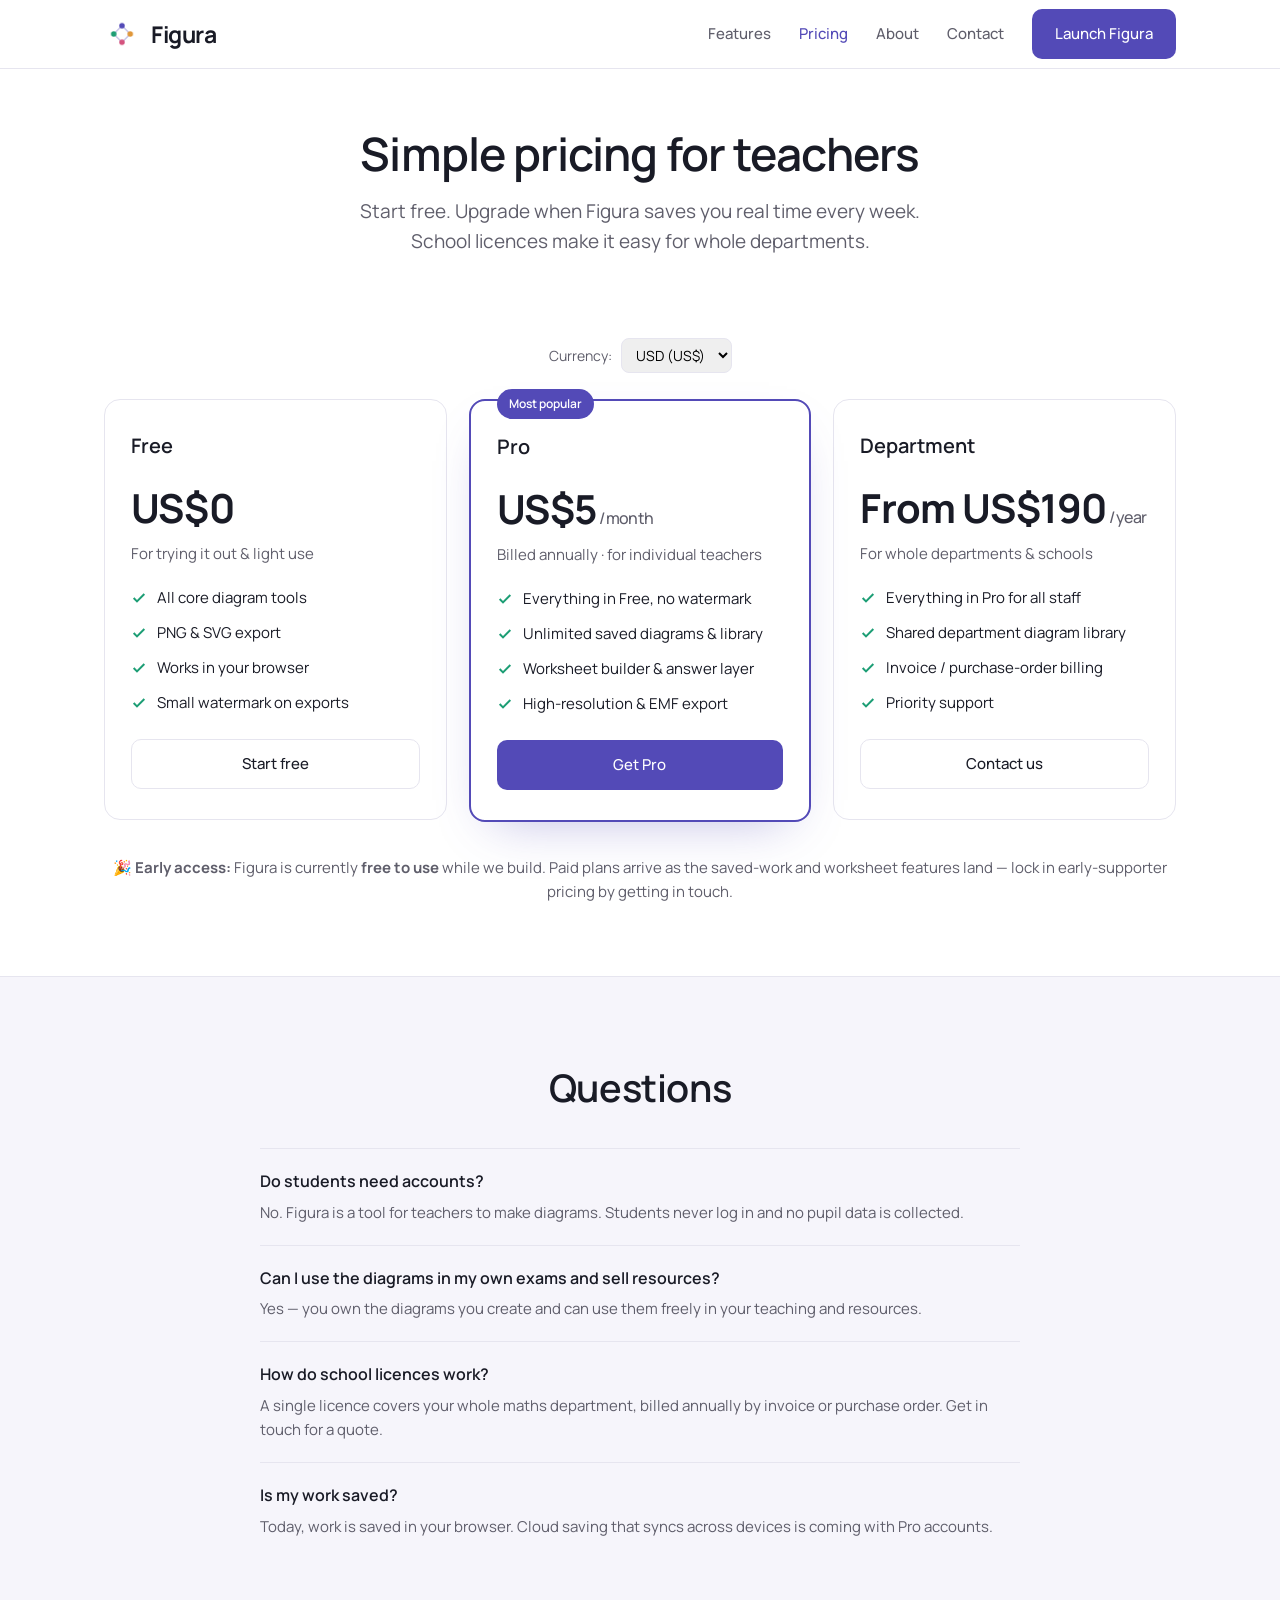
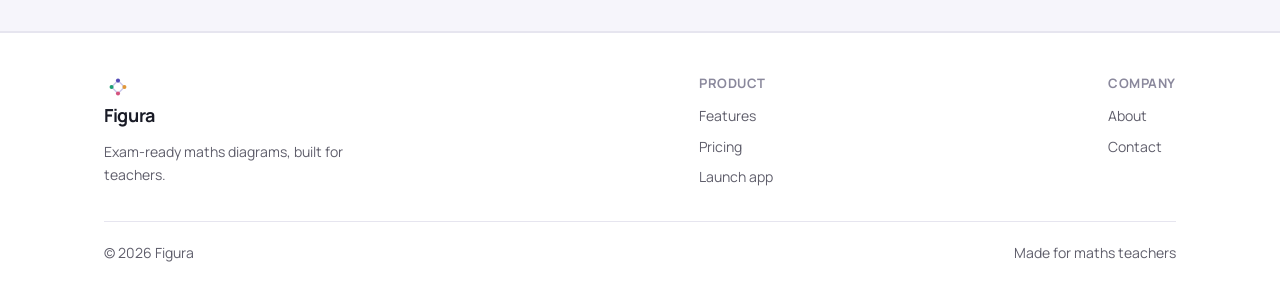
<file: pricing.html>
<!DOCTYPE html>
<html lang="en">
<head>
<meta charset="UTF-8" /><meta name="viewport" content="width=device-width, initial-scale=1.0" />
<title>Pricing — Figura</title>
<meta name="description" content="Figura pricing: free for individuals, an affordable Pro plan for teachers, and site licences for departments and schools." />
<link rel="preconnect" href="https://fonts.googleapis.com"><link rel="preconnect" href="https://fonts.gstatic.com" crossorigin>
<link href="https://fonts.googleapis.com/css2?family=Manrope:wght@400;500;600;700&display=swap" rel="stylesheet">
<link rel="icon" href="favicon.svg" type="image/svg+xml">
<link rel="stylesheet" href="styles.css">
<style>
  .tiers { display: grid; grid-template-columns: repeat(3, 1fr); gap: 22px; align-items: start; }
  @media (max-width: 860px){ .tiers { grid-template-columns: 1fr; } }
  .tier { background: #fff; border: 1px solid var(--border); border-radius: 16px; padding: 30px 26px; }
  .tier.feat { border: 2px solid var(--accent); box-shadow: var(--shadow); position: relative; }
  .tier .tag { position: absolute; top: -12px; left: 26px; background: var(--accent); color: #fff; font-size: 12px; font-weight: 600; padding: 5px 12px; border-radius: 999px; }
  .tier h3 { font-size: 20px; font-weight: 600; }
  .tier .price { font-size: 40px; font-weight: 700; letter-spacing: -.02em; margin: 14px 0 2px; }
  .tier .price small { font-size: 16px; font-weight: 500; color: var(--muted); }
  .tier .who { color: var(--muted); font-size: 15px; margin-bottom: 20px; }
  .tier ul { list-style: none; margin: 0 0 24px; }
  .tier li { display: flex; gap: 10px; align-items: flex-start; font-size: 15px; margin-bottom: 11px; }
  .tier li svg { flex: none; margin-top: 4px; color: var(--teal); }
  .tier .btn { width: 100%; justify-content: center; }
  .note { text-align: center; color: var(--muted); font-size: 15px; margin-top: 34px; }
  .faq { max-width: 760px; margin: 0 auto; }
  .faq .q { border-top: 1px solid var(--border); padding: 20px 0; }
  .faq .q b { display: block; margin-bottom: 6px; font-weight: 600; }
  .faq .q p { color: var(--muted); font-size: 15px; }
</style>
</head>
<body>
<header><div class="wrap"><nav>
  <a class="logo" href="index.html"><svg width="36" height="36" viewBox="0 0 48 48" aria-hidden="true"><g stroke="#cbc8ea" stroke-width="2.2" stroke-linecap="round"><line x1="13" y1="24" x2="24" y2="13"/><line x1="24" y1="13" x2="35" y2="24"/><line x1="35" y1="24" x2="24" y2="35"/><line x1="24" y1="35" x2="13" y2="24"/></g><circle cx="13" cy="24" r="3.7" fill="#1d9e75"/><circle cx="24" cy="13" r="3.7" fill="#534ab7"/><circle cx="35" cy="24" r="3.7" fill="#e0973a"/><circle cx="24" cy="35" r="3.7" fill="#d4537e"/></svg><span class="brand">Figura</span></a>
  <div class="links">
    <a class="nl" href="features.html">Features</a>
    <a class="nl active" href="pricing.html">Pricing</a>
    <a class="nl" href="about.html">About</a>
    <a class="nl" href="contact.html">Contact</a>
    <a class="btn btn-primary" href="app.html" target="_blank" rel="noopener">Launch Figura</a>
  </div>
</nav></div></header>

<div class="page-head"><div class="wrap narrow"><h1>Simple pricing for teachers</h1><p>Start free. Upgrade when Figura saves you real time every week. School licences make it easy for whole departments.</p></div></div>

<section><div class="wrap">
  <div style="text-align:center;margin-bottom:26px">
    <label style="font-size:14px;color:var(--muted)">Currency:
      <select id="cur-sel" style="font:inherit;font-size:14px;padding:6px 10px;border:1px solid var(--border);border-radius:8px;margin-left:6px">
        <option value="AUD">AUD (A$)</option>
        <option value="USD">USD (US$)</option>
        <option value="GBP">GBP (£)</option>
        <option value="EUR">EUR (€)</option>
        <option value="NZD">NZD (NZ$)</option>
        <option value="CAD">CAD (C$)</option>
      </select>
    </label>
  </div>
  <div class="tiers">
    <div class="tier">
      <h3>Free</h3>
      <div class="price" data-price="free">£0</div>
      <div class="who">For trying it out &amp; light use</div>
      <ul>
        <li><svg width="16" height="16" viewBox="0 0 24 24" fill="none" stroke="currentColor" stroke-width="3"><path d="M20 6 9 17l-5-5"/></svg>All core diagram tools</li>
        <li><svg width="16" height="16" viewBox="0 0 24 24" fill="none" stroke="currentColor" stroke-width="3"><path d="M20 6 9 17l-5-5"/></svg>PNG &amp; SVG export</li>
        <li><svg width="16" height="16" viewBox="0 0 24 24" fill="none" stroke="currentColor" stroke-width="3"><path d="M20 6 9 17l-5-5"/></svg>Works in your browser</li>
        <li><svg width="16" height="16" viewBox="0 0 24 24" fill="none" stroke="currentColor" stroke-width="3"><path d="M20 6 9 17l-5-5"/></svg>Small watermark on exports</li>
      </ul>
      <a class="btn btn-ghost" href="app.html" target="_blank" rel="noopener">Start free</a>
    </div>
    <div class="tier feat">
      <span class="tag">Most popular</span>
      <h3>Pro</h3>
      <div class="price"><span data-price="pro">£4</span><small> / month</small></div>
      <div class="who">Billed annually · for individual teachers</div>
      <ul>
        <li><svg width="16" height="16" viewBox="0 0 24 24" fill="none" stroke="currentColor" stroke-width="3"><path d="M20 6 9 17l-5-5"/></svg>Everything in Free, no watermark</li>
        <li><svg width="16" height="16" viewBox="0 0 24 24" fill="none" stroke="currentColor" stroke-width="3"><path d="M20 6 9 17l-5-5"/></svg>Unlimited saved diagrams &amp; library</li>
        <li><svg width="16" height="16" viewBox="0 0 24 24" fill="none" stroke="currentColor" stroke-width="3"><path d="M20 6 9 17l-5-5"/></svg>Worksheet builder &amp; answer layer</li>
        <li><svg width="16" height="16" viewBox="0 0 24 24" fill="none" stroke="currentColor" stroke-width="3"><path d="M20 6 9 17l-5-5"/></svg>High-resolution &amp; EMF export</li>
      </ul>
      <a class="btn btn-primary" href="contact.html">Get Pro</a>
    </div>
    <div class="tier">
      <h3>Department</h3>
      <div class="price">From <span data-price="dept">£150</span><small> / year</small></div>
      <div class="who">For whole departments &amp; schools</div>
      <ul>
        <li><svg width="16" height="16" viewBox="0 0 24 24" fill="none" stroke="currentColor" stroke-width="3"><path d="M20 6 9 17l-5-5"/></svg>Everything in Pro for all staff</li>
        <li><svg width="16" height="16" viewBox="0 0 24 24" fill="none" stroke="currentColor" stroke-width="3"><path d="M20 6 9 17l-5-5"/></svg>Shared department diagram library</li>
        <li><svg width="16" height="16" viewBox="0 0 24 24" fill="none" stroke="currentColor" stroke-width="3"><path d="M20 6 9 17l-5-5"/></svg>Invoice / purchase-order billing</li>
        <li><svg width="16" height="16" viewBox="0 0 24 24" fill="none" stroke="currentColor" stroke-width="3"><path d="M20 6 9 17l-5-5"/></svg>Priority support</li>
      </ul>
      <a class="btn btn-ghost" href="contact.html">Contact us</a>
    </div>
  </div>
  <p class="note">🎉 <b>Early access:</b> Figura is currently <b>free to use</b> while we build. Paid plans arrive as the saved-work and worksheet features land — lock in early-supporter pricing by getting in touch.</p>
</div></section>

<section class="section-soft"><div class="wrap">
  <h2>Questions</h2>
  <div class="faq" style="margin-top:30px">
    <div class="q"><b>Do students need accounts?</b><p>No. Figura is a tool for teachers to make diagrams. Students never log in and no pupil data is collected.</p></div>
    <div class="q"><b>Can I use the diagrams in my own exams and sell resources?</b><p>Yes — you own the diagrams you create and can use them freely in your teaching and resources.</p></div>
    <div class="q"><b>How do school licences work?</b><p>A single licence covers your whole maths department, billed annually by invoice or purchase order. Get in touch for a quote.</p></div>
    <div class="q"><b>Is my work saved?</b><p>Today, work is saved in your browser. Cloud saving that syncs across devices is coming with Pro accounts.</p></div>
  </div>
</div></section>

<footer><div class="wrap">
  <div class="cols">
    <div class="fcol" style="max-width:260px"><a class="logo" href="index.html"><svg width="28" height="28" viewBox="0 0 48 48" aria-hidden="true"><g stroke="#cbc8ea" stroke-width="2.4" stroke-linecap="round"><line x1="13" y1="24" x2="24" y2="13"/><line x1="24" y1="13" x2="35" y2="24"/><line x1="35" y1="24" x2="24" y2="35"/><line x1="24" y1="35" x2="13" y2="24"/></g><circle cx="13" cy="24" r="3.5" fill="#1d9e75"/><circle cx="24" cy="13" r="3.5" fill="#534ab7"/><circle cx="35" cy="24" r="3.5" fill="#e0973a"/><circle cx="24" cy="35" r="3.5" fill="#d4537e"/></svg><span class="brand" style="font-size:18px">Figura</span></a><p style="margin-top:12px;font-size:14px">Exam-ready maths diagrams, built for teachers.</p></div>
    <div class="fcol"><h4>Product</h4><a href="features.html">Features</a><a href="pricing.html">Pricing</a><a href="app.html" target="_blank" rel="noopener">Launch app</a></div>
    <div class="fcol"><h4>Company</h4><a href="about.html">About</a><a href="contact.html">Contact</a></div>
  </div>
  <div class="base"><span>© <span class="yr"></span> Figura</span><span>Made for maths teachers</span></div>
</div><script>document.querySelectorAll(".yr").forEach(e=>e.textContent=new Date().getFullYear());</script></footer>
<script>
const PRICES = {
  GBP:{sym:"£",pro:4,dept:150}, EUR:{sym:"€",pro:5,dept:170},
  AUD:{sym:"A$",pro:7,dept:290}, NZD:{sym:"NZ$",pro:8,dept:320},
  USD:{sym:"US$",pro:5,dept:190}, CAD:{sym:"C$",pro:7,dept:260}
};
const CCY_BY_COUNTRY = { AU:"AUD", NZ:"NZD", GB:"GBP", US:"USD", CA:"CAD",
  IE:"EUR",FR:"EUR",DE:"EUR",ES:"EUR",IT:"EUR",NL:"EUR",BE:"EUR",AT:"EUR",PT:"EUR",FI:"EUR",GR:"EUR",LU:"EUR" };
let userPicked = false;
try{ userPicked = !!localStorage.getItem("figura-ccy"); }catch(e){}
function applyCurrency(code, persist){
  if(!PRICES[code]) code = "USD";
  const p = PRICES[code];
  document.querySelectorAll("[data-price]").forEach(el=>{
    const k = el.getAttribute("data-price");
    el.textContent = k==="free" ? p.sym+"0" : p.sym + (k==="pro" ? p.pro : p.dept);
  });
  const sel = document.getElementById("cur-sel"); if(sel) sel.value = code;
  if(persist){ userPicked = true; try{ localStorage.setItem("figura-ccy", code); }catch(e){} }
}
function guessFromLocale(){
  const l = (navigator.language||"").toUpperCase();
  for(const c of ["AU","NZ","GB","US","CA","IE"]) if(l.endsWith("-"+c)) return {AU:"AUD",NZ:"NZD",GB:"GBP",US:"USD",CA:"CAD",IE:"EUR"}[c];
  return null;
}
(function(){
  let saved=null; try{ saved = localStorage.getItem("figura-ccy"); }catch(e){}
  if(saved && PRICES[saved]){ applyCurrency(saved); }        // honour a manual choice
  else {
    applyCurrency(guessFromLocale() || "USD");                // instant best guess by locale
    fetch("https://api.country.is/").then(r=>r.json()).then(d=>{
      if(!userPicked) applyCurrency(CCY_BY_COUNTRY[d.country] || guessFromLocale() || "USD");  // refine by country
    }).catch(()=>{});
  }
  const sel = document.getElementById("cur-sel");
  if(sel) sel.onchange = ()=> applyCurrency(sel.value, true); // manual pick is remembered
})();
</script>
</body>
</html>
</file>
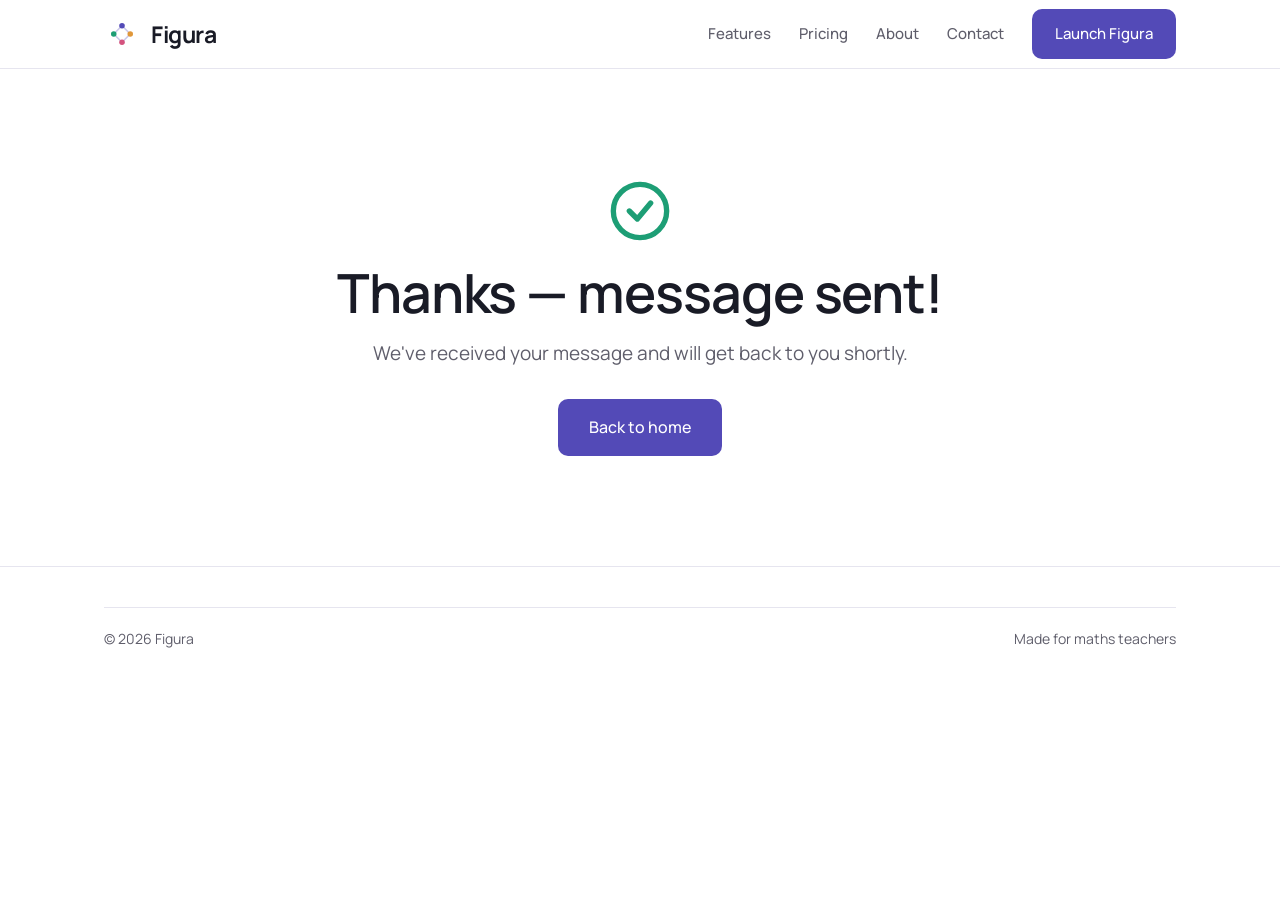
<file: thanks.html>
<!DOCTYPE html>
<html lang="en">
<head>
<meta charset="UTF-8" /><meta name="viewport" content="width=device-width, initial-scale=1.0" />
<title>Thanks — Figura</title>
<meta name="robots" content="noindex">
<link rel="preconnect" href="https://fonts.googleapis.com"><link rel="preconnect" href="https://fonts.gstatic.com" crossorigin>
<link href="https://fonts.googleapis.com/css2?family=Manrope:wght@400;500;600;700&display=swap" rel="stylesheet">
<link rel="icon" href="favicon.svg" type="image/svg+xml">
<link rel="stylesheet" href="styles.css">
</head>
<body>
<header><div class="wrap"><nav>
  <a class="logo" href="index.html"><svg width="36" height="36" viewBox="0 0 48 48" aria-hidden="true"><g stroke="#cbc8ea" stroke-width="2.2" stroke-linecap="round"><line x1="13" y1="24" x2="24" y2="13"/><line x1="24" y1="13" x2="35" y2="24"/><line x1="35" y1="24" x2="24" y2="35"/><line x1="24" y1="35" x2="13" y2="24"/></g><circle cx="13" cy="24" r="3.7" fill="#1d9e75"/><circle cx="24" cy="13" r="3.7" fill="#534ab7"/><circle cx="35" cy="24" r="3.7" fill="#e0973a"/><circle cx="24" cy="35" r="3.7" fill="#d4537e"/></svg><span class="brand">Figura</span></a>
  <div class="links">
    <a class="nl" href="features.html">Features</a><a class="nl" href="pricing.html">Pricing</a>
    <a class="nl" href="about.html">About</a><a class="nl" href="contact.html">Contact</a>
    <a class="btn btn-primary" href="app.html" target="_blank" rel="noopener">Launch Figura</a>
  </div>
</nav></div></header>

<section style="text-align:center;padding:110px 0"><div class="wrap narrow">
  <svg width="64" height="64" viewBox="0 0 24 24" fill="none" stroke="#1d9e75" stroke-width="2" stroke-linecap="round" stroke-linejoin="round" style="margin:0 auto 20px"><circle cx="12" cy="12" r="10"/><path d="m8 12 3 3 5-6"/></svg>
  <h1>Thanks — message sent!</h1>
  <p style="color:var(--muted);font-size:19px;margin:16px 0 30px">We've received your message and will get back to you shortly.</p>
  <a class="btn btn-primary btn-lg" href="index.html">Back to home</a>
</div></section>

<footer><div class="wrap"><div class="base"><span>© <span class="yr"></span> Figura</span><span>Made for maths teachers</span></div></div>
<script>document.querySelectorAll(".yr").forEach(e=>e.textContent=new Date().getFullYear());</script></footer>
</body>
</html>
</file>
<file: styles.css>
/* ===== Figura shared styles ===== */
:root {
  --ink: #191b26; --muted: #5f5e6b; --faint: #8a889c;
  --accent: #534ab7; --accent-dark: #3f379a; --accent-light: #6d63e0; --accent-soft: #eeedfe;
  --teal: #1d9e75; --amber: #ba7517;
  --bg: #ffffff; --bg-soft: #f6f5fb; --bg-deep: #12101f; --border: #e6e5ef;
  --radius: 12px; --shadow: 0 20px 50px -24px rgba(83,74,183,.4);
  --font: "Manrope", system-ui, -apple-system, sans-serif;
  --font-serif: "Manrope", system-ui, -apple-system, sans-serif;
}
* { box-sizing: border-box; margin: 0; padding: 0; }
html { scroll-behavior: smooth; }
body { font-family: var(--font); color: var(--ink); background: var(--bg); font-size: 16px; line-height: 1.6; -webkit-font-smoothing: antialiased; }
a { color: inherit; text-decoration: none; }
img, svg { display: block; }
.wrap { max-width: 1120px; margin: 0 auto; padding: 0 24px; }
.narrow { max-width: 780px; }

/* logo */
.logo { display: inline-flex; align-items: center; gap: 11px; }
.logo .brand { font-family: var(--font-serif); font-size: 23px; font-weight: 700; letter-spacing: -.02em; color: var(--ink); }
.logo.big .brand { font-size: 29px; }
/* logo: build-up intro on page load + gentle pulse on hover */
@keyframes nodePop { 0%,100% { transform: scale(1); } 50% { transform: scale(1.4); } }
@keyframes figBuildNode { from { opacity: 0; transform: scale(0); } to { opacity: 1; transform: scale(1); } }
@keyframes figBuildLine { to { stroke-dashoffset: 0; } }
.logo svg circle { transform-box: fill-box; transform-origin: center; }
header .logo svg circle { animation: figBuildNode .45s cubic-bezier(.34,1.56,.64,1) both; }
header .logo svg circle:nth-of-type(1) { animation-delay: .05s; }
header .logo svg circle:nth-of-type(2) { animation-delay: .15s; }
header .logo svg circle:nth-of-type(3) { animation-delay: .25s; }
header .logo svg circle:nth-of-type(4) { animation-delay: .35s; }
header .logo svg line { stroke-dasharray: 26; stroke-dashoffset: 26; animation: figBuildLine .5s ease .4s forwards; }
.logo:hover svg circle { animation: nodePop .5s ease; }
.logo:hover svg circle:nth-of-type(2) { animation-delay: .07s; }
.logo:hover svg circle:nth-of-type(3) { animation-delay: .14s; }
.logo:hover svg circle:nth-of-type(4) { animation-delay: .21s; }

/* buttons */
.btn { display: inline-flex; align-items: center; gap: 8px; font: inherit; font-weight: 500; cursor: pointer;
  padding: 12px 22px; border-radius: 10px; border: 1px solid transparent; font-size: 15px; transition: .15s; white-space: nowrap; }
.btn-primary { background: var(--accent); color: #fff; }
.btn-primary:hover { background: var(--accent-dark); transform: translateY(-1px); }
.btn-ghost { background: #fff; color: var(--ink); border-color: var(--border); }
.btn-ghost:hover { background: var(--bg-soft); }
.btn-lg { padding: 15px 30px; font-size: 16px; }

/* nav */
header { position: sticky; top: 0; z-index: 50; background: rgba(255,255,255,.85); backdrop-filter: blur(10px); border-bottom: 1px solid var(--border); }
nav { display: flex; align-items: center; justify-content: space-between; height: 68px; }
nav .links { display: flex; align-items: center; gap: 28px; }
nav .links a.nl { color: var(--muted); font-size: 15px; font-weight: 500; }
nav .links a.nl:hover, nav .links a.nl.active { color: var(--accent); }
@media (max-width: 760px) { nav .links a.nl { display: none; } }

/* sections */
section { padding: 72px 0; }
.section-soft { background: var(--bg-soft); border-top: 1px solid var(--border); border-bottom: 1px solid var(--border); }
.eyebrow { color: var(--accent); font-weight: 600; font-size: 14px; letter-spacing: .05em; text-transform: uppercase; text-align: center; }
h1 { font-family: var(--font-serif); font-size: clamp(34px, 5vw, 54px); line-height: 1.1; font-weight: 600; letter-spacing: -.02em; }
h1 .hl { color: var(--accent); }
h2 { font-family: var(--font-serif); font-size: clamp(26px, 3.5vw, 38px); font-weight: 600; letter-spacing: -.01em; text-align: center; margin: 8px 0 14px; }
.lead { text-align: center; color: var(--muted); font-size: 18px; max-width: 640px; margin: 0 auto 46px; }
.page-head { padding: 60px 0 10px; text-align: center; }
.page-head h1 { font-size: clamp(30px, 4.5vw, 46px); }
.page-head p { color: var(--muted); font-size: 19px; max-width: 620px; margin: 16px auto 0; }

/* generic cards */
.cards { display: grid; grid-template-columns: repeat(3, 1fr); gap: 22px; }
@media (max-width: 860px) { .cards { grid-template-columns: 1fr; } }
.card { background: #fff; border: 1px solid var(--border); border-radius: 14px; padding: 26px; }
.card .ic { width: 46px; height: 46px; border-radius: 11px; background: var(--accent-soft); display: flex; align-items: center; justify-content: center; margin-bottom: 16px; }
.card h3 { font-size: 18px; font-weight: 600; margin-bottom: 7px; }
.card p { color: var(--muted); font-size: 15px; }

/* footer */
footer { border-top: 1px solid var(--border); padding: 40px 0; color: var(--muted); font-size: 14px; }
footer .cols { display: flex; justify-content: space-between; flex-wrap: wrap; gap: 30px; margin-bottom: 24px; }
footer .fcol h4 { font-size: 13px; text-transform: uppercase; letter-spacing: .04em; color: var(--faint); margin-bottom: 12px; }
footer .fcol a { display: block; color: var(--muted); margin-bottom: 8px; }
footer .fcol a:hover { color: var(--accent); }
footer .base { border-top: 1px solid var(--border); padding-top: 20px; display: flex; justify-content: space-between; flex-wrap: wrap; gap: 10px; }
</file>
